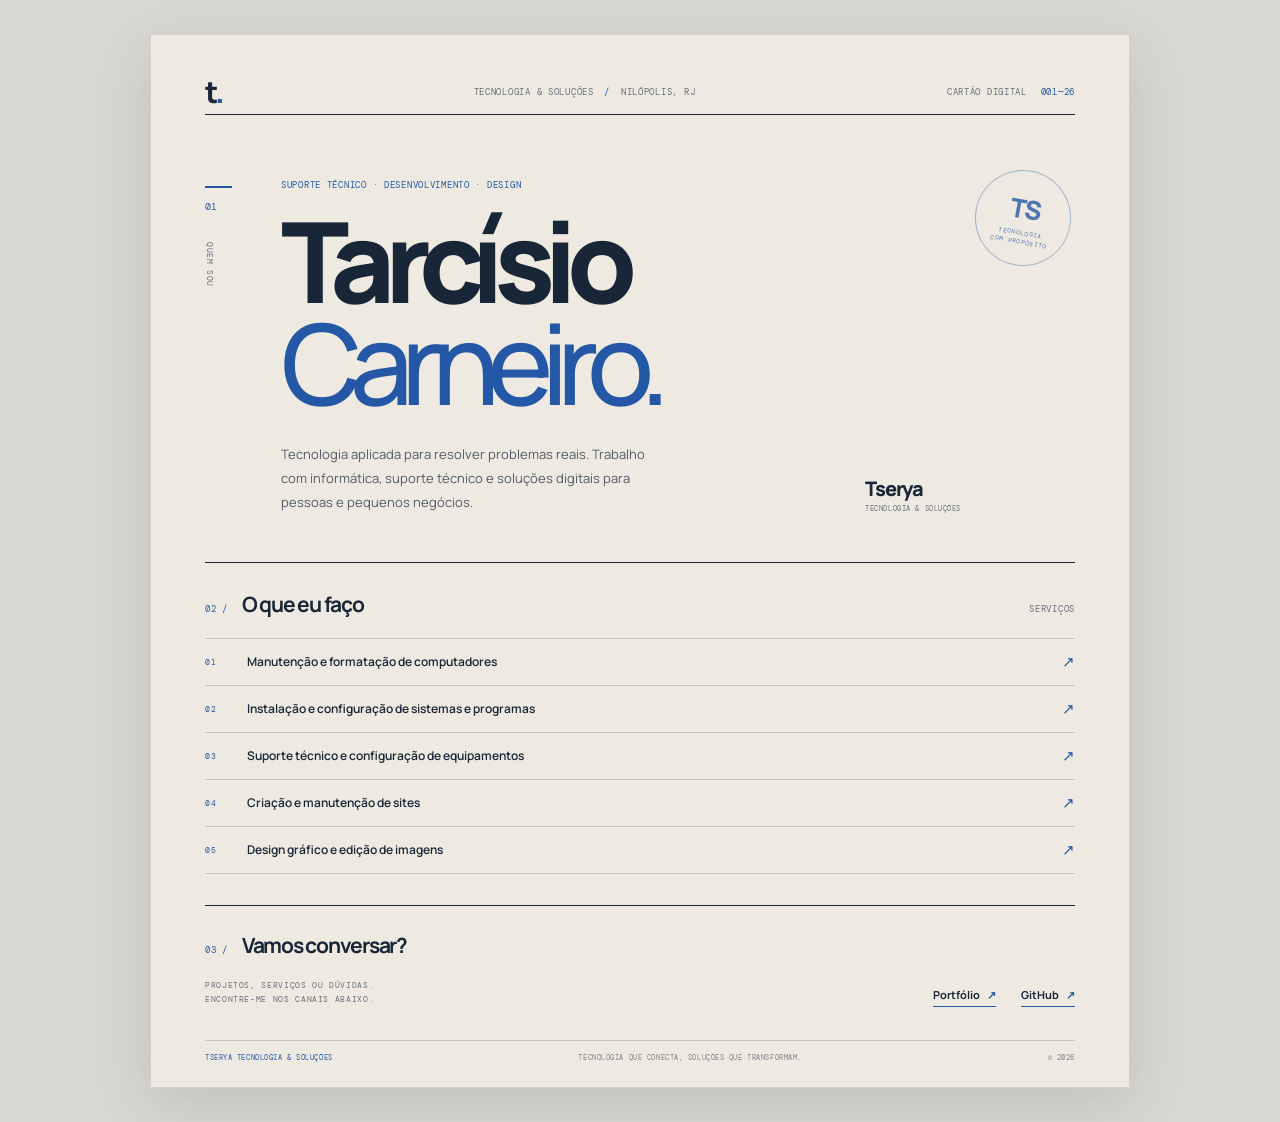
<file: 01-cartao-visitas/index.html>
<!DOCTYPE html>
<html lang="pt-BR">
<head>
  <meta charset="UTF-8">
  <meta name="viewport" content="width=device-width, initial-scale=1.0">
  <meta name="description" content="Tserya Tecnologia & Soluções — suporte técnico e soluções digitais.">
  <title>Tserya — Tecnologia & Soluções</title>
  <link rel="preconnect" href="https://fonts.googleapis.com">
  <link rel="preconnect" href="https://fonts.gstatic.com" crossorigin>
  <link href="https://fonts.googleapis.com/css2?family=DM+Mono:wght@400;500&family=Manrope:wght@400;500;600;700;800&display=swap" rel="stylesheet">
  <link rel="stylesheet" href="style.css">
</head>
<body>
  <main class="sheet">
    <div class="topline">
      <a class="wordmark" href="#" aria-label="Tserya início">t<span>.</span></a>
      <p class="topline-note">TECNOLOGIA & SOLUÇÕES <span> / </span> NILÓPOLIS, RJ</p>
      <p class="edition">CARTÃO DIGITAL <span>001—26</span></p>
    </div>

    <section class="hero" aria-labelledby="name">
      <div class="hero-index">
        <span class="index-rule"></span>
        <span>01</span>
        <span class="index-caption">QUEM SOU</span>
      </div>

      <div class="hero-content">
        <p class="kicker">SUPORTE TÉCNICO · DESENVOLVIMENTO · DESIGN</p>
        <h1 id="name">Tarcísio<br><em>Carneiro.</em></h1>
        <div class="intro-row">
          <p class="intro-copy">Tecnologia aplicada para resolver problemas reais. Trabalho com informática, suporte técnico e soluções digitais para pessoas e pequenos negócios.</p>
          <p class="brand-signature">Tserya<br><span>TECNOLOGIA & SOLUÇÕES</span></p>
        </div>
      </div>
      <div class="hero-stamp" aria-hidden="true">
        <span>TS</span>
        <small>TECNOLOGIA<br>COM PROPÓSITO</small>
      </div>
    </section>

    <section class="work" aria-labelledby="work-title">
      <div class="section-heading">
        <span class="section-number">02 /</span>
        <h2 id="work-title">O que eu faço</h2>
        <span class="heading-note">SERVIÇOS</span>
      </div>

      <div class="work-list">
        <div class="work-item"><span class="work-no">01</span><p>Manutenção e formatação de computadores</p><span class="work-arrow">↗</span></div>
        <div class="work-item"><span class="work-no">02</span><p>Instalação e configuração de sistemas e programas</p><span class="work-arrow">↗</span></div>
        <div class="work-item"><span class="work-no">03</span><p>Suporte técnico e configuração de equipamentos</p><span class="work-arrow">↗</span></div>
        <div class="work-item"><span class="work-no">04</span><p>Criação e manutenção de sites</p><span class="work-arrow">↗</span></div>
        <div class="work-item"><span class="work-no">05</span><p>Design gráfico e edição de imagens</p><span class="work-arrow">↗</span></div>
      </div>
    </section>

    <footer class="contact">
      <div class="contact-title">
        <span class="section-number">03 /</span>
        <h2>Vamos conversar?</h2>
      </div>
      <div class="contact-bottom">
        <p class="contact-note">PROJETOS, SERVIÇOS OU DÚVIDAS.<br>ENCONTRE-ME NOS CANAIS ABAIXO.</p>
        <nav class="links" aria-label="Links profissionais">
          <a href="https://tserya.vercel.app/" target="_blank" rel="noopener noreferrer">Portfólio <span>↗</span></a>
          <a href="https://github.com/seryaa12" target="_blank" rel="noopener noreferrer">GitHub <span>↗</span></a>
          <!-- Inclua aqui Instagram, LinkedIn e WhatsApp após confirmar os endereços. -->
        </nav>
      </div>
      <div class="bottomline">
        <span>TSERYA TECNOLOGIA & SOLUÇÕES</span>
        <span>TECNOLOGIA QUE CONECTA, SOLUÇÕES QUE TRANSFORMAM.</span>
        <span>© 2026</span>
      </div>
    </footer>
  </main>
  <script src="script.js"></script>
</body>
</html>
</file>
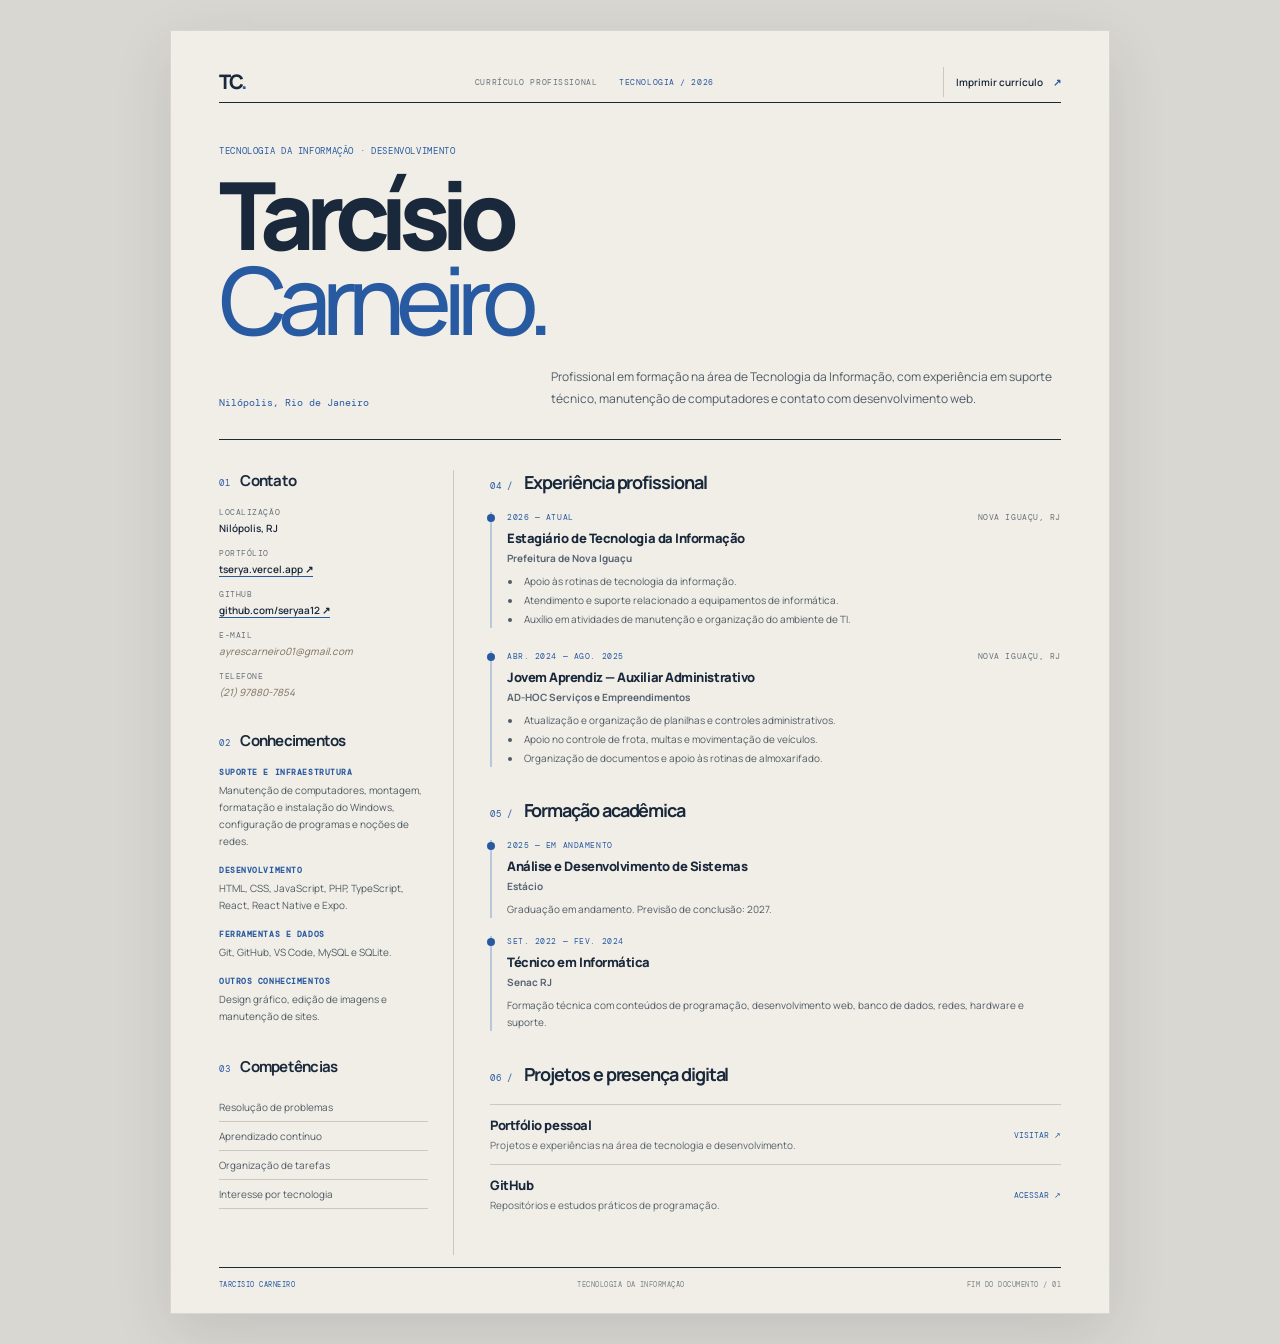
<file: 02-curriculo/index.html>
<!DOCTYPE html>
<html lang="pt-BR">
<head>
  <meta charset="UTF-8">
  <meta name="viewport" content="width=device-width, initial-scale=1.0">
  <meta name="description" content="Currículo profissional de Tarcísio Carneiro.">
  <title>Tarcísio Carneiro — Currículo</title>
  <link rel="preconnect" href="https://fonts.googleapis.com">
  <link rel="preconnect" href="https://fonts.gstatic.com" crossorigin>
  <link href="https://fonts.googleapis.com/css2?family=DM+Mono:wght@400;500&family=Manrope:wght@400;500;600;700;800&display=swap" rel="stylesheet">
  <link rel="stylesheet" href="style.css">
</head>
<body>
  <main class="resume">
    <header class="masthead">
      <a class="monogram" href="#" aria-label="Início">TC<span>.</span></a>
      <div class="document-label">
        <span>CURRÍCULO PROFISSIONAL</span>
        <span>TECNOLOGIA / 2026</span>
      </div>
      <button class="print-button" id="printResume" type="button">Imprimir currículo <span>↗</span></button>
    </header>

    <section class="identity">
      <p class="overline">TECNOLOGIA DA INFORMAÇÃO · DESENVOLVIMENTO</p>
      <h1>Tarcísio<br><em>Carneiro.</em></h1>
      <div class="identity-bottom">
        <p class="location">Nilópolis, Rio de Janeiro</p>
        <p class="statement">Profissional em formação na área de Tecnologia da Informação, com experiência em suporte técnico, manutenção de computadores e contato com desenvolvimento web.</p>
      </div>
    </section>

    <div class="resume-grid">
      <aside class="sidebar">
        <section class="side-section">
          <h2><span>01</span> Contato</h2>
          <dl class="contact-list">
            <div><dt>Localização</dt><dd>Nilópolis, RJ</dd></div>
            <div><dt>Portfólio</dt><dd><a href="https://tserya.vercel.app/" target="_blank" rel="noopener noreferrer">tserya.vercel.app ↗</a></dd></div>
            <div><dt>GitHub</dt><dd><a href="https://github.com/seryaa12" target="_blank" rel="noopener noreferrer">github.com/seryaa12 ↗</a></dd></div>
            <div><dt>E-mail</dt><dd class="to-confirm">ayrescarneiro01@gmail.com</dd></div>
            <div><dt>Telefone</dt><dd class="to-confirm">(21) 97880-7854</dd></div>
          </dl>
        </section>

        <section class="side-section">
          <h2><span>02</span> Conhecimentos</h2>
          <div class="skill-group">
            <h3>Suporte e infraestrutura</h3>
            <p>Manutenção de computadores, montagem, formatação e instalação do Windows, configuração de programas e noções de redes.</p>
          </div>
          <div class="skill-group">
            <h3>Desenvolvimento</h3>
            <p>HTML, CSS, JavaScript, PHP, TypeScript, React, React Native e Expo.</p>
          </div>
          <div class="skill-group">
            <h3>Ferramentas e dados</h3>
            <p>Git, GitHub, VS Code, MySQL e SQLite.</p>
          </div>
          <div class="skill-group">
            <h3>Outros conhecimentos</h3>
            <p>Design gráfico, edição de imagens e manutenção de sites.</p>
          </div>
        </section>

        <section class="side-section">
          <h2><span>03</span> Competências</h2>
          <ul class="plain-list">
            <li>Resolução de problemas</li>
            <li>Aprendizado contínuo</li>
            <li>Organização de tarefas</li>
            <li>Interesse por tecnologia</li>
          </ul>
        </section>
      </aside>

      <div class="main-column">
        <section class="main-section">
          <div class="section-title">
            <span class="section-index">04 /</span>
            <h2>Experiência profissional</h2>
          </div>

          <article class="entry">
            <div class="entry-meta">
              <span>2026 — ATUAL</span>
              <span>NOVA IGUAÇU, RJ</span>
            </div>
            <h3>Estagiário de Tecnologia da Informação</h3>
            <p class="organization">Prefeitura de Nova Iguaçu</p>
            <ul>
              <li>Apoio às rotinas de tecnologia da informação.</li>
              <li>Atendimento e suporte relacionado a equipamentos de informática.</li>
              <li>Auxílio em atividades de manutenção e organização do ambiente de TI.</li>
            </ul>
          </article>

          <article class="entry">
            <div class="entry-meta">
              <span>ABR. 2024 — AGO. 2025</span>
              <span>NOVA IGUAÇU, RJ</span>
            </div>
            <h3>Jovem Aprendiz — Auxiliar Administrativo</h3>
            <p class="organization">AD-HOC Serviços e Empreendimentos</p>
            <ul>
              <li>Atualização e organização de planilhas e controles administrativos.</li>
              <li>Apoio no controle de frota, multas e movimentação de veículos.</li>
              <li>Organização de documentos e apoio às rotinas de almoxarifado.</li>
            </ul>
          </article>
        </section>

        <section class="main-section">
          <div class="section-title">
            <span class="section-index">05 /</span>
            <h2>Formação acadêmica</h2>
          </div>

          <article class="entry compact">
            <div class="entry-meta">
              <span>2025 — EM ANDAMENTO</span>
            </div>
            <h3>Análise e Desenvolvimento de Sistemas</h3>
            <p class="organization">Estácio</p>
            <p class="entry-description">Graduação em andamento. Previsão de conclusão: 2027.</p>
          </article>

          <article class="entry compact">
            <div class="entry-meta">
              <span>SET. 2022 — FEV. 2024</span>
            </div>
            <h3>Técnico em Informática</h3>
            <p class="organization">Senac RJ</p>
            <p class="entry-description">Formação técnica com conteúdos de programação, desenvolvimento web, banco de dados, redes, hardware e suporte.</p>
          </article>
        </section>

        <section class="main-section projects-section">
          <div class="section-title">
            <span class="section-index">06 /</span>
            <h2>Projetos e presença digital</h2>
          </div>
          <article class="project-entry">
            <div>
              <h3>Portfólio pessoal</h3>
              <p>Projetos e experiências na área de tecnologia e desenvolvimento.</p>
            </div>
            <a href="https://tserya.vercel.app/" target="_blank" rel="noopener noreferrer">VISITAR ↗</a>
          </article>
          <article class="project-entry">
            <div>
              <h3>GitHub</h3>
              <p>Repositórios e estudos práticos de programação.</p>
            </div>
            <a href="https://github.com/seryaa12" target="_blank" rel="noopener noreferrer">ACESSAR ↗</a>
          </article>
        </section>
      </div>
    </div>

    <footer class="resume-footer">
      <span>TARCÍSIO CARNEIRO</span>
      <span>TECNOLOGIA DA INFORMAÇÃO</span>
      <span>FIM DO DOCUMENTO / 01</span>
    </footer>
  </main>
  <script src="script.js"></script>
</body>
</html>
</file>
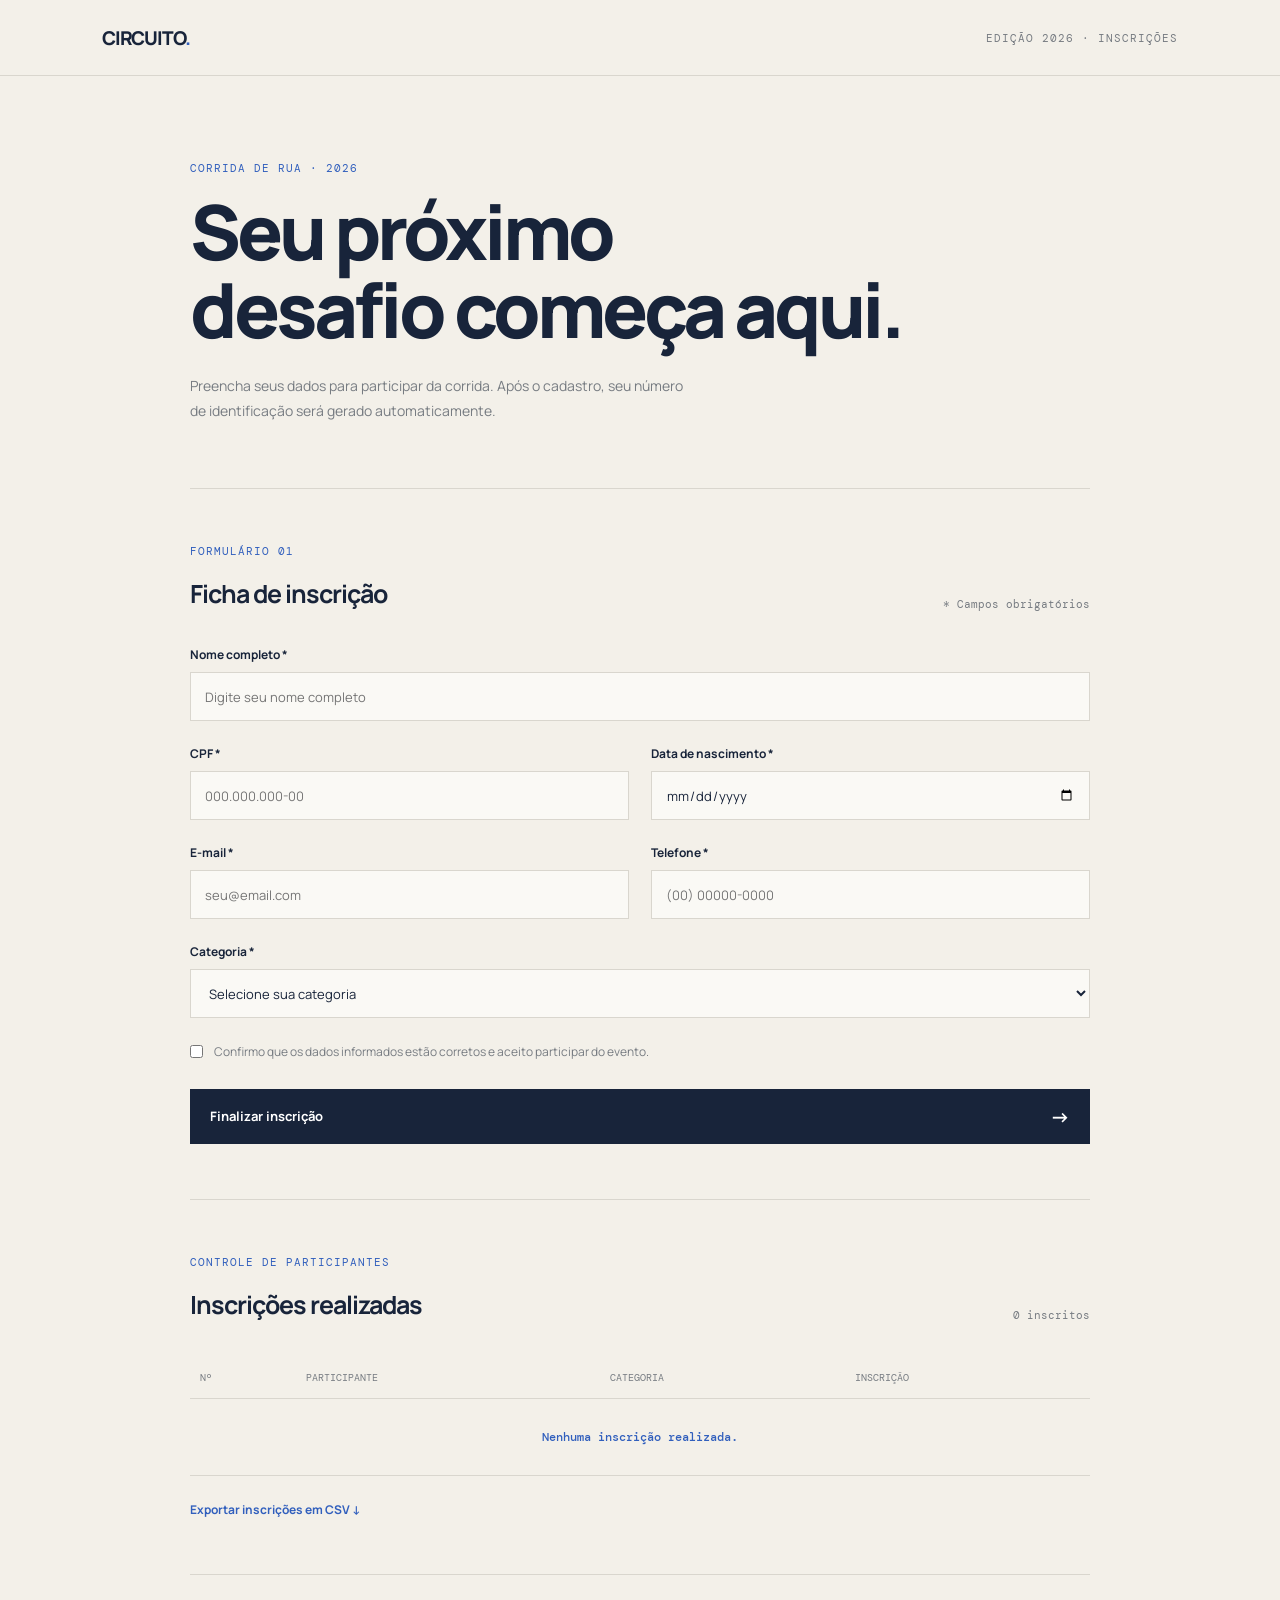
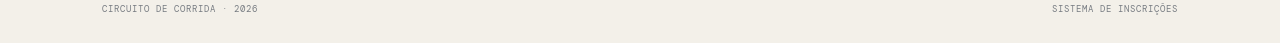
<file: 03-formulario/index.html>
<!DOCTYPE html>
<html lang="pt-BR">
<head>
    <meta charset="UTF-8">
    <meta name="viewport" content="width=device-width, initial-scale=1.0">
    <title>Inscrição | Circuito de Corrida</title>
    <link rel="stylesheet" href="style.css">
</head>
<body>

    <header class="topbar">
        <a href="#" class="brand">CIRCUITO<span>.</span></a>
        <span class="edition">EDIÇÃO 2026 · INSCRIÇÕES</span>
    </header>

    <main class="container">

        <section class="intro">
            <p class="eyebrow">CORRIDA DE RUA · 2026</p>
            <h1>Seu próximo<br>desafio começa aqui.</h1>
            <p class="description">
                Preencha seus dados para participar da corrida.
                Após o cadastro, seu número de identificação será gerado automaticamente.
            </p>
        </section>

        <section class="registration">
            <div class="section-heading">
                <div>
                    <p class="eyebrow">FORMULÁRIO 01</p>
                    <h2>Ficha de inscrição</h2>
                </div>
                <span class="required-note">* Campos obrigatórios</span>
            </div>

            <form id="registrationForm">

                <div class="field">
                    <label for="name">Nome completo *</label>
                    <input type="text" id="name" placeholder="Digite seu nome completo" required>
                </div>

                <div class="field-grid">
                    <div class="field">
                        <label for="cpf">CPF *</label>
                        <input type="text" id="cpf" placeholder="000.000.000-00" maxlength="14" required>
                    </div>

                    <div class="field">
                        <label for="birth">Data de nascimento *</label>
                        <input type="date" id="birth" required>
                    </div>
                </div>

                <div class="field-grid">
                    <div class="field">
                        <label for="email">E-mail *</label>
                        <input type="email" id="email" placeholder="seu@email.com" required>
                    </div>

                    <div class="field">
                        <label for="phone">Telefone *</label>
                        <input type="tel" id="phone" placeholder="(00) 00000-0000" required>
                    </div>
                </div>

                <div class="field">
                    <label for="category">Categoria *</label>
                    <select id="category" required>
                        <option value="">Selecione sua categoria</option>
                        <option value="5 KM">5 KM</option>
                        <option value="10 KM">10 KM</option>
                        <option value="21 KM">21 KM</option>
                    </select>
                </div>

                <label class="consent">
                    <input type="checkbox" id="consent" required>
                    <span>Confirmo que os dados informados estão corretos e aceito participar do evento.</span>
                </label>

                <button type="submit" class="submit-button">
                    Finalizar inscrição <span>→</span>
                </button>

            </form>

            <div id="confirmation" class="confirmation hidden"></div>
        </section>

        <section class="participants">
            <div class="section-heading">
                <div>
                    <p class="eyebrow">CONTROLE DE PARTICIPANTES</p>
                    <h2>Inscrições realizadas</h2>
                </div>
                <span id="participantCount" class="count">0 inscritos</span>
            </div>

            <div class="table-wrapper">
                <table>
                    <thead>
                        <tr>
                            <th>Nº</th>
                            <th>Participante</th>
                            <th>Categoria</th>
                            <th>Inscrição</th>
                        </tr>
                    </thead>
                    <tbody id="participantsList">
                        <tr>
                            <td colspan="4" class="empty">Nenhuma inscrição realizada.</td>
                        </tr>
                    </tbody>
                </table>
            </div>

            <button type="button" id="exportButton" class="export-button">
                Exportar inscrições em CSV ↓
            </button>
        </section>

    </main>

    <footer>
        <span>CIRCUITO DE CORRIDA · 2026</span>
        <span>SISTEMA DE INSCRIÇÕES</span>
    </footer>

    <script src="script.js"></script>
</body>
</html>
</file>
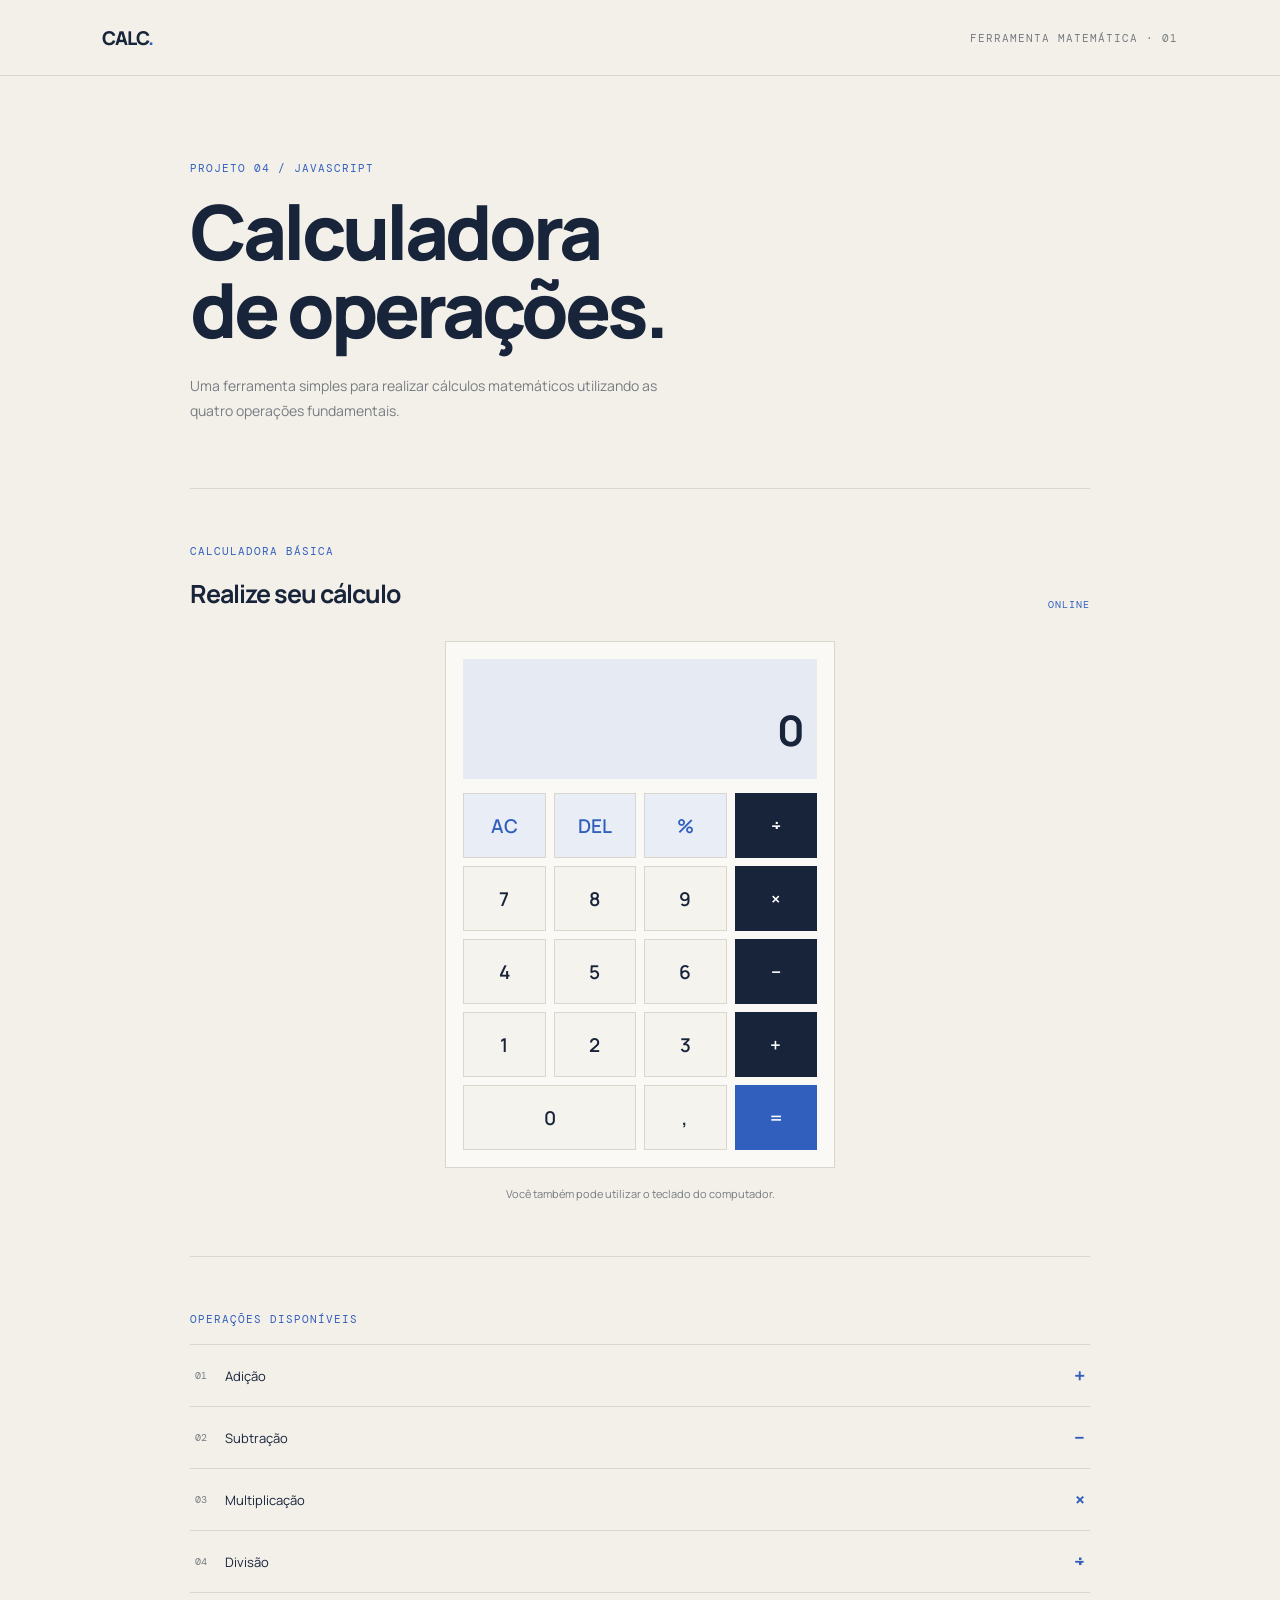
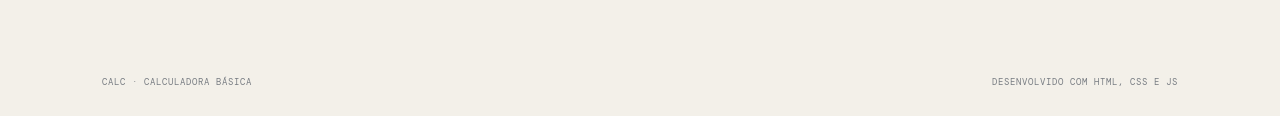
<file: 04-calculadora1.0/index.html>
<!DOCTYPE html>
<html lang="pt-BR">
<head>
    <meta charset="UTF-8">
    <meta name="viewport" content="width=device-width, initial-scale=1.0">
    <title>Calculadora</title>
    <link rel="stylesheet" href="style.css">
</head>
<body>

    <header class="topbar">
        <a href="#" class="brand">CALC<span>.</span></a>
        <span class="edition">FERRAMENTA MATEMÁTICA · 01</span>
    </header>

    <main class="container">

        <section class="intro">
            <p class="eyebrow">PROJETO 04 / JAVASCRIPT</p>
            <h1>Calculadora<br>de operações.</h1>
            <p class="description">
                Uma ferramenta simples para realizar cálculos matemáticos
                utilizando as quatro operações fundamentais.
            </p>
        </section>

        <section class="calculator-section">

            <div class="section-heading">
                <div>
                    <p class="eyebrow">CALCULADORA BÁSICA</p>
                    <h2>Realize seu cálculo</h2>
                </div>
                <span class="status">ONLINE</span>
            </div>

            <div class="calculator">

                <div class="display">
                    <div id="previous" class="previous"></div>
                    <div id="current" class="current">0</div>
                </div>

                <div class="keys">
                    <button class="key utility" data-action="clear">AC</button>
                    <button class="key utility" data-action="delete">DEL</button>
                    <button class="key utility" data-action="percent">%</button>
                    <button class="key operator" data-operation="divide">÷</button>

                    <button class="key" data-number="7">7</button>
                    <button class="key" data-number="8">8</button>
                    <button class="key" data-number="9">9</button>
                    <button class="key operator" data-operation="multiply">×</button>

                    <button class="key" data-number="4">4</button>
                    <button class="key" data-number="5">5</button>
                    <button class="key" data-number="6">6</button>
                    <button class="key operator" data-operation="subtract">−</button>

                    <button class="key" data-number="1">1</button>
                    <button class="key" data-number="2">2</button>
                    <button class="key" data-number="3">3</button>
                    <button class="key operator" data-operation="add">+</button>

                    <button class="key zero" data-number="0">0</button>
                    <button class="key" data-action="decimal">,</button>
                    <button class="key equals" data-action="calculate">=</button>
                </div>

            </div>

            <p class="hint">
                Você também pode utilizar o teclado do computador.
            </p>

        </section>

        <section class="operations">
            <p class="eyebrow">OPERAÇÕES DISPONÍVEIS</p>

            <div class="operation-list">
                <div><span>01</span> Adição <strong>+</strong></div>
                <div><span>02</span> Subtração <strong>−</strong></div>
                <div><span>03</span> Multiplicação <strong>×</strong></div>
                <div><span>04</span> Divisão <strong>÷</strong></div>
            </div>
        </section>

    </main>

    <footer>
        <span>CALC · CALCULADORA BÁSICA</span>
        <span>DESENVOLVIDO COM HTML, CSS E JS</span>
    </footer>

    <script src="script.js"></script>
</body>
</html>
</file>
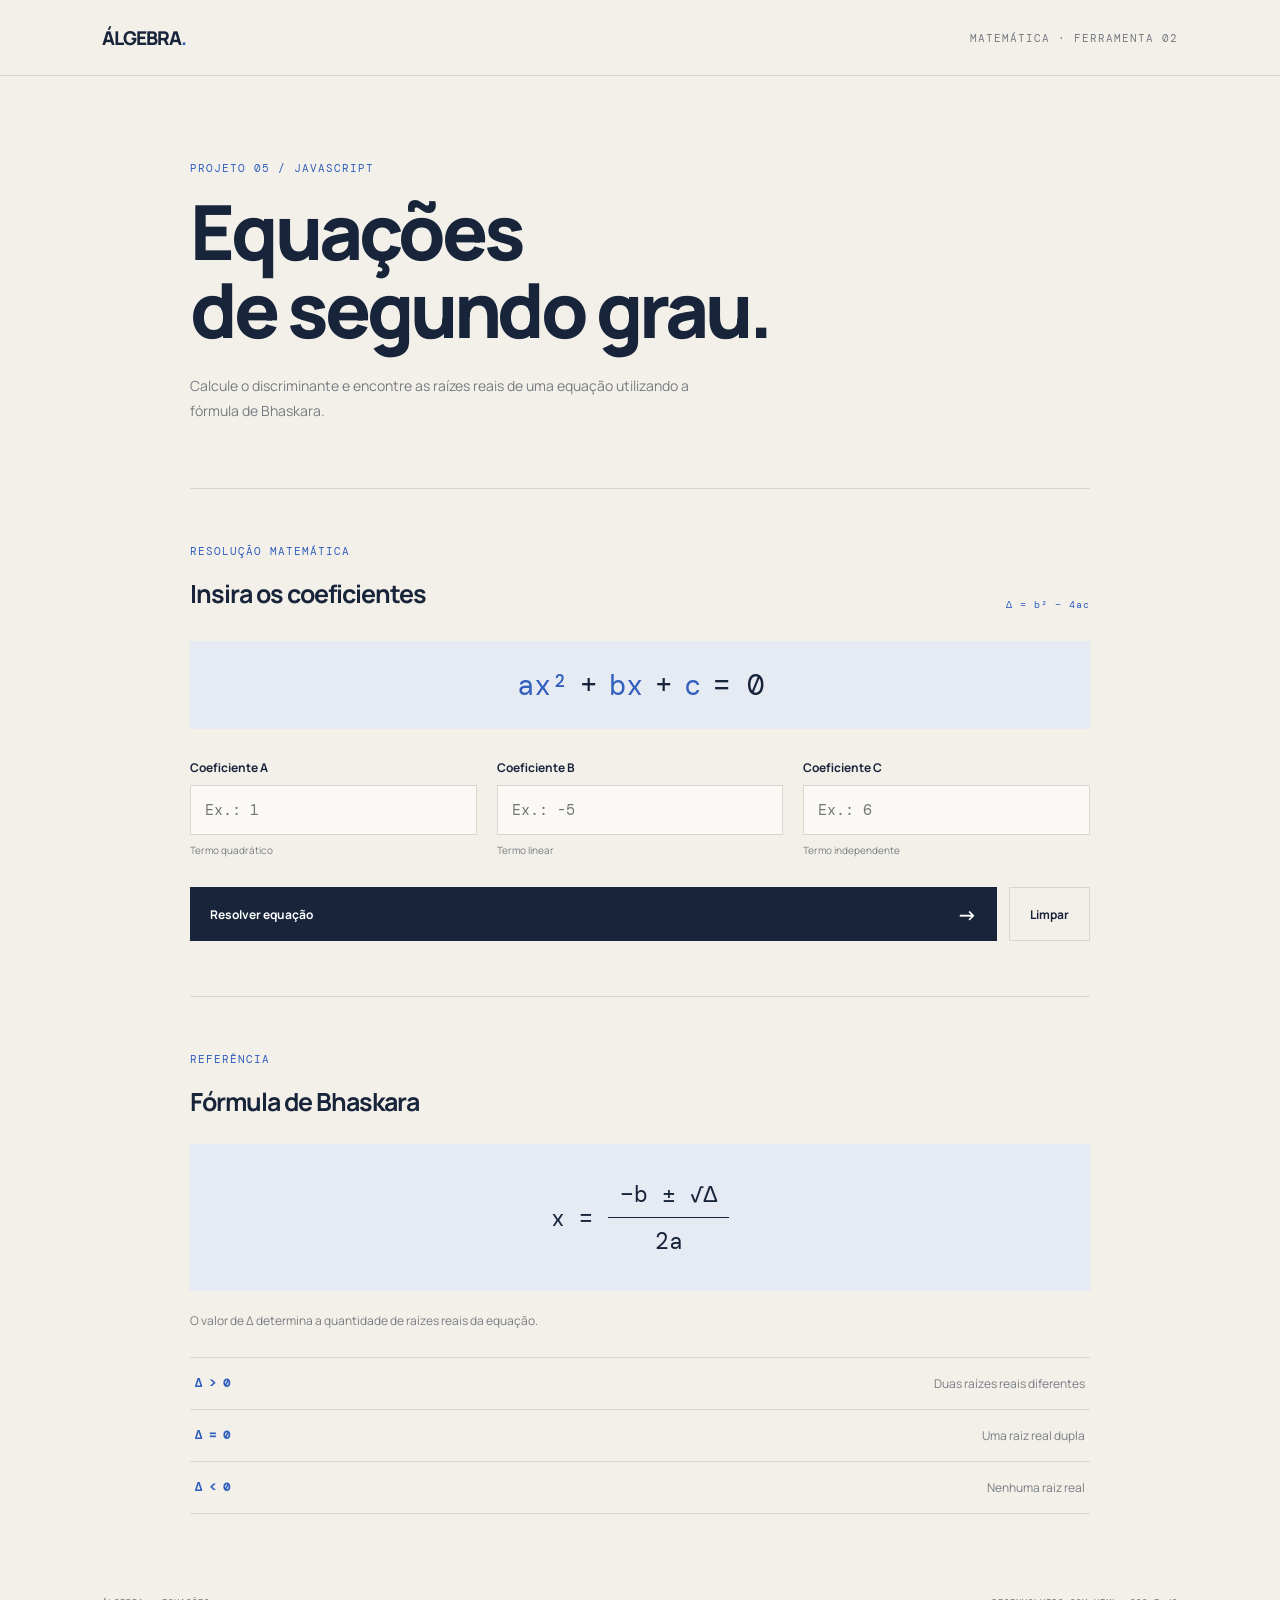
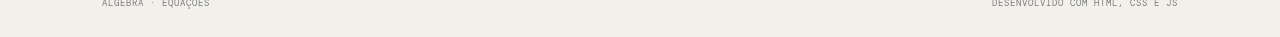
<file: 05-calculadora2.0/index.html>
<!DOCTYPE html>
<html lang="pt-BR">
<head>
    <meta charset="UTF-8">
    <meta name="viewport" content="width=device-width, initial-scale=1.0">
    <title>Equação do Segundo Grau</title>
    <link rel="stylesheet" href="style.css">
</head>
<body>

    <header class="topbar">
        <a href="#" class="brand">ÁLGEBRA<span>.</span></a>
        <span class="edition">MATEMÁTICA · FERRAMENTA 02</span>
    </header>

    <main class="container">

        <section class="intro">
            <p class="eyebrow">PROJETO 05 / JAVASCRIPT</p>
            <h1>Equações<br>de segundo grau.</h1>
            <p class="description">
                Calcule o discriminante e encontre as raízes reais
                de uma equação utilizando a fórmula de Bhaskara.
            </p>
        </section>

        <section class="solver">

            <div class="section-heading">
                <div>
                    <p class="eyebrow">RESOLUÇÃO MATEMÁTICA</p>
                    <h2>Insira os coeficientes</h2>
                </div>
                <span class="status">Δ = b² − 4ac</span>
            </div>

            <div class="equation">
                <span>ax²</span>
                <span>+</span>
                <span>bx</span>
                <span>+</span>
                <span>c</span>
                <span>= 0</span>
            </div>

            <form id="equationForm">

                <div class="coefficient-grid">

                    <div class="field">
                        <label for="coefficientA">Coeficiente A</label>
                        <input
                            type="number"
                            id="coefficientA"
                            step="any"
                            placeholder="Ex.: 1"
                            required
                        >
                        <small>Termo quadrático</small>
                    </div>

                    <div class="field">
                        <label for="coefficientB">Coeficiente B</label>
                        <input
                            type="number"
                            id="coefficientB"
                            step="any"
                            placeholder="Ex.: -5"
                            required
                        >
                        <small>Termo linear</small>
                    </div>

                    <div class="field">
                        <label for="coefficientC">Coeficiente C</label>
                        <input
                            type="number"
                            id="coefficientC"
                            step="any"
                            placeholder="Ex.: 6"
                            required
                        >
                        <small>Termo independente</small>
                    </div>

                </div>

                <div class="actions">
                    <button type="submit" class="solve-button">
                        Resolver equação <span>→</span>
                    </button>

                    <button type="reset" class="clear-button">
                        Limpar
                    </button>
                </div>

            </form>

            <div id="result" class="result hidden" aria-live="polite">

                <div class="result-heading">
                    <p class="eyebrow">RESULTADO DO CÁLCULO</p>
                    <span id="rootStatus" class="root-status"></span>
                </div>

                <div class="delta-area">
                    <span class="result-label">Discriminante (Δ)</span>
                    <strong id="deltaValue">—</strong>
                </div>

                <div class="roots">
                    <div class="root-item">
                        <span class="result-label">Primeira raiz (x₁)</span>
                        <strong id="root1">—</strong>
                    </div>

                    <div class="root-item">
                        <span class="result-label">Segunda raiz (x₂)</span>
                        <strong id="root2">—</strong>
                    </div>
                </div>

                <div class="explanation">
                    <span class="result-label">Análise matemática</span>
                    <p id="explanationText"></p>
                </div>

            </div>

        </section>

        <section class="formula-section">

            <p class="eyebrow">REFERÊNCIA</p>
            <h2>Fórmula de Bhaskara</h2>

            <div class="formula">
                <span>x =</span>
                <span class="fraction">
                    <span>−b ± √Δ</span>
                    <span>2a</span>
                </span>
            </div>

            <p class="formula-note">
                O valor de Δ determina a quantidade de raízes reais
                da equação.
            </p>

            <div class="delta-reference">
                <div>
                    <strong>Δ &gt; 0</strong>
                    <span>Duas raízes reais diferentes</span>
                </div>

                <div>
                    <strong>Δ = 0</strong>
                    <span>Uma raiz real dupla</span>
                </div>

                <div>
                    <strong>Δ &lt; 0</strong>
                    <span>Nenhuma raiz real</span>
                </div>
            </div>

        </section>

    </main>

    <footer>
        <span>ÁLGEBRA · EQUAÇÕES</span>
        <span>DESENVOLVIDO COM HTML, CSS E JS</span>
    </footer>

    <script src="script.js"></script>
</body>
</html>
</file>
<file: 01-cartao-visitas/style.css>
/* Tserya — cartão digital
   Estilo editorial: papel, tinta azul e detalhes em azul vivo. */

:root {
  --paper: #eeeae1;
  --paper-light: #f7f4ed;
  --ink: #182638;
  --muted: #68717b;
  --blue: #2458a6;
  --line: #c9c5bc;
  --mono: "DM Mono", monospace;
  --sans: "Manrope", sans-serif;
}

* {
  box-sizing: border-box;
}

html {
  scroll-behavior: smooth;
}

body {
  margin: 0;
  padding: 34px 22px;
  background: #d9d7d1;
  color: var(--ink);
  font-family: var(--sans);
}

.sheet {
  width: min(100%, 980px);
  margin: 0 auto;
  padding: 34px 54px 25px;
  background: var(--paper);
  border: 1px solid rgba(24, 38, 56, .12);
  box-shadow: 0 18px 55px rgba(31, 39, 48, .12);
}

.topline {
  min-height: 46px;
  display: flex;
  align-items: center;
  justify-content: space-between;
  border-bottom: 1px solid var(--ink);
}

.wordmark {
  color: var(--ink);
  font-size: 30px;
  line-height: 1;
  font-weight: 800;
  letter-spacing: -3px;
  text-decoration: none;
}

.wordmark span {
  color: var(--blue);
}

.topline-note,
.edition,
.kicker,
.index-caption,
.heading-note,
.section-number,
.work-no,
.contact-note,
.bottomline {
  font-family: var(--mono);
  font-size: 9px;
  letter-spacing: .08em;
}

.topline-note {
  margin: 0;
  color: var(--muted);
}

.topline-note span {
  color: var(--blue);
  padding: 0 5px;
}

.edition {
  margin: 0;
  color: var(--muted);
}

.edition span {
  color: var(--blue);
  margin-left: 8px;
}

.hero {
  min-height: 385px;
  position: relative;
  display: grid;
  grid-template-columns: 76px 1fr;
  padding: 64px 0 48px;
  border-bottom: 1px solid var(--ink);
}

.hero-index {
  display: flex;
  flex-direction: column;
  align-items: flex-start;
  gap: 9px;
  color: var(--blue);
  font-family: var(--mono);
  font-size: 10px;
}

.index-rule {
  width: 27px;
  height: 2px;
  margin: 7px 0 3px;
  background: var(--blue);
}

.index-caption {
  writing-mode: vertical-rl;
  margin-top: 20px;
  color: var(--muted);
  font-size: 8px;
}

.hero-content {
  position: relative;
  z-index: 1;
}

.kicker {
  margin: 0 0 19px;
  color: var(--blue);
  font-size: 9px;
}

.hero h1 {
  margin: 0;
  font-size: clamp(64px, 10vw, 112px);
  line-height: .91;
  letter-spacing: -.095em;
  font-weight: 800;
}

.hero h1 em {
  color: var(--blue);
  font-style: normal;
  font-weight: 500;
  letter-spacing: -.105em;
}

.intro-row {
  display: flex;
  align-items: flex-end;
  justify-content: space-between;
  gap: 30px;
  max-width: 690px;
  margin-top: 28px;
}

.intro-copy {
  max-width: 390px;
  margin: 0;
  color: #505b68;
  font-size: 13px;
  line-height: 1.85;
}

.brand-signature {
  flex: 0 0 auto;
  margin: 0 10px 2px 0;
  color: var(--ink);
  font-size: 20px;
  line-height: 1.05;
  font-weight: 800;
  letter-spacing: -.06em;
}

.brand-signature span {
  display: block;
  margin-top: 6px;
  color: var(--muted);
  font-family: var(--mono);
  font-size: 7px;
  font-weight: 400;
  letter-spacing: .08em;
}

.hero-stamp {
  position: absolute;
  right: 4px;
  top: 55px;
  width: 96px;
  height: 96px;
  display: flex;
  flex-direction: column;
  align-items: center;
  justify-content: center;
  border: 1px solid rgba(36, 88, 166, .48);
  border-radius: 50%;
  color: var(--blue);
  transform: rotate(10deg);
  opacity: .8;
}

.hero-stamp span {
  font-size: 26px;
  font-weight: 800;
  letter-spacing: -.1em;
}

.hero-stamp small {
  margin-top: 3px;
  font-family: var(--mono);
  font-size: 6px;
  line-height: 1.4;
  text-align: center;
  letter-spacing: .07em;
}

.work {
  padding: 27px 0 31px;
  border-bottom: 1px solid var(--ink);
}

.section-heading,
.contact-title {
  display: flex;
  align-items: baseline;
  gap: 14px;
}

.section-number {
  color: var(--blue);
}

.section-heading h2,
.contact-title h2 {
  margin: 0;
  font-size: 21px;
  font-weight: 700;
  letter-spacing: -.06em;
}

.heading-note {
  margin-left: auto;
  color: var(--muted);
}

.work-list {
  margin-top: 20px;
  border-top: 1px solid var(--line);
}

.work-item {
  min-height: 47px;
  display: grid;
  grid-template-columns: 42px 1fr 22px;
  align-items: center;
  border-bottom: 1px solid var(--line);
  transition: padding .2s ease, color .2s ease;
}

.work-item:hover {
  padding-left: 7px;
  color: var(--blue);
}

.work-no {
  color: var(--blue);
  font-size: 8px;
}

.work-item p {
  margin: 0;
  font-size: 12px;
  font-weight: 600;
}

.work-arrow {
  color: var(--blue);
  font-size: 15px;
  text-align: right;
}

.contact {
  padding-top: 25px;
}

.contact-bottom {
  display: flex;
  align-items: flex-end;
  justify-content: space-between;
  gap: 24px;
  margin-top: 19px;
}

.contact-note {
  margin: 0;
  color: var(--muted);
  line-height: 1.8;
  font-size: 8px;
}

.links {
  display: flex;
  gap: 25px;
}

.links a {
  padding-bottom: 4px;
  border-bottom: 1px solid var(--blue);
  color: var(--ink);
  font-size: 11px;
  font-weight: 700;
  text-decoration: none;
  transition: color .2s ease;
}

.links a span {
  margin-left: 5px;
  color: var(--blue);
}

.links a:hover {
  color: var(--blue);
}

.bottomline {
  display: flex;
  justify-content: space-between;
  gap: 15px;
  margin-top: 33px;
  padding-top: 12px;
  border-top: 1px solid var(--line);
  color: #7d8389;
  font-size: 7px;
}

.bottomline span:first-child {
  color: var(--blue);
}

@media (max-width: 700px) {
  body {
    padding: 12px;
  }

  .sheet {
    padding: 24px 22px 20px;
  }

  .topline-note {
    display: none;
  }

  .hero {
    min-height: auto;
    grid-template-columns: 38px 1fr;
    padding: 48px 0 35px;
  }

  .hero h1 {
    font-size: clamp(57px, 13vw, 86px);
  }

  .hero-stamp {
    width: 68px;
    height: 68px;
    right: 0;
    top: 35px;
    opacity: .45;
  }

  .hero-stamp span {
    font-size: 19px;
  }

  .hero-stamp small {
    font-size: 5px;
  }

  .intro-row {
    align-items: flex-start;
    flex-direction: column;
    gap: 17px;
    margin-top: 22px;
  }

  .intro-copy {
    max-width: 100%;
  }

  .brand-signature {
    margin-left: 0;
  }

  .contact-bottom {
    align-items: flex-start;
    flex-direction: column;
  }

  .bottomline {
    flex-wrap: wrap;
  }
}

@media (max-width: 390px) {
  .edition {
    font-size: 7px;
  }

  .hero {
    grid-template-columns: 28px 1fr;
  }

  .hero h1 {
    font-size: 53px;
  }

  .kicker {
    max-width: 205px;
    line-height: 1.7;
  }

  .work-item p {
    font-size: 11px;
  }

  .links {
    gap: 18px;
  }
}

@media print {
  body {
    padding: 0;
    background: white;
  }

  .sheet {
    width: 100%;
    box-shadow: none;
    border: 0;
  }
}
</file>
<file: 02-curriculo/style.css>
/* Currículo — composição editorial e impressão em A4 */
:root {
  --paper: #f1eee7;
  --white-paper: #f8f6f0;
  --ink: #19283a;
  --blue: #285aa2;
  --muted: #69737d;
  --line: #cbc8c0;
  --mono: "DM Mono", monospace;
  --sans: "Manrope", sans-serif;
}

* { box-sizing: border-box; }

body {
  margin: 0;
  padding: 30px 18px;
  background: #d9d7d1;
  color: var(--ink);
  font-family: var(--sans);
}

.resume {
  width: min(100%, 940px);
  margin: 0 auto;
  padding: 30px 48px 24px;
  background: var(--paper);
  border: 1px solid rgba(25, 40, 58, .12);
  box-shadow: 0 18px 55px rgba(31, 39, 48, .12);
}

.masthead {
  min-height: 42px;
  display: flex;
  align-items: center;
  justify-content: space-between;
  border-bottom: 1px solid var(--ink);
}

.monogram {
  color: var(--ink);
  font-size: 20px;
  font-weight: 800;
  letter-spacing: -.09em;
  text-decoration: none;
}

.monogram span { color: var(--blue); }

.document-label {
  display: flex;
  gap: 22px;
  color: var(--muted);
  font: 8px var(--mono);
  letter-spacing: .08em;
}

.document-label span:last-child { color: var(--blue); }

.print-button {
  padding: 8px 0 8px 12px;
  border: 0;
  border-left: 1px solid var(--line);
  color: var(--ink);
  background: transparent;
  font: 600 10px var(--sans);
  cursor: pointer;
}

.print-button span { color: var(--blue); margin-left: 8px; }
.print-button:hover { color: var(--blue); }

.identity {
  padding: 42px 0 30px;
  border-bottom: 1px solid var(--ink);
}

.overline, .section-index, .entry-meta, .side-section h2 span,
.document-label, .contact-list dt, .skill-group h3, .resume-footer {
  font-family: var(--mono);
  letter-spacing: .07em;
}

.overline {
  margin: 0 0 15px;
  color: var(--blue);
  font-size: 9px;
}

.identity h1 {
  margin: 0;
  font-size: clamp(62px, 9vw, 94px);
  line-height: .9;
  letter-spacing: -.095em;
  font-weight: 800;
}

.identity h1 em {
  color: var(--blue);
  font-style: normal;
  font-weight: 500;
}

.identity-bottom {
  display: flex;
  align-items: flex-end;
  justify-content: space-between;
  gap: 30px;
  margin-top: 25px;
}

.location {
  flex: 0 0 180px;
  margin: 0;
  color: var(--blue);
  font: 10px var(--mono);
}

.statement {
  max-width: 510px;
  margin: 0;
  color: #4f5b67;
  font-size: 12px;
  line-height: 1.8;
}

.resume-grid {
  display: grid;
  grid-template-columns: 235px minmax(0, 1fr);
  gap: 36px;
  padding-top: 30px;
}

.sidebar {
  padding-right: 25px;
  border-right: 1px solid var(--line);
}

.side-section { margin-bottom: 31px; }

.side-section h2 {
  display: flex;
  align-items: baseline;
  gap: 10px;
  margin: 0 0 16px;
  font-size: 15px;
  letter-spacing: -.05em;
}

.side-section h2 span, .section-index {
  color: var(--blue);
  font-size: 9px;
  font-weight: 400;
}

.contact-list { margin: 0; }

.contact-list div { margin-bottom: 13px; }

.contact-list dt {
  margin-bottom: 4px;
  color: var(--muted);
  font-size: 8px;
  text-transform: uppercase;
}

.contact-list dd {
  margin: 0;
  overflow-wrap: anywhere;
  font-size: 10px;
  font-weight: 600;
}

.contact-list a {
  color: var(--ink);
  text-decoration-color: var(--blue);
  text-underline-offset: 3px;
}

.contact-list a:hover { color: var(--blue); }
.to-confirm { color: #8b8171 !important; font-weight: 500 !important; font-style: italic; }

.skill-group { margin: 0 0 15px; }

.skill-group h3 {
  margin: 0 0 5px;
  color: var(--blue);
  font-size: 8px;
  text-transform: uppercase;
}

.skill-group p {
  margin: 0;
  color: #505b66;
  font-size: 10px;
  line-height: 1.7;
}

.plain-list {
  margin: 0;
  padding: 0;
  list-style: none;
}

.plain-list li {
  padding: 7px 0;
  border-bottom: 1px solid var(--line);
  color: #505b66;
  font-size: 10px;
}

.main-column { min-width: 0; }

.main-section { margin-bottom: 31px; }

.section-title {
  display: flex;
  align-items: baseline;
  gap: 11px;
  margin-bottom: 18px;
}

.section-title h2 {
  margin: 0;
  font-size: 18px;
  letter-spacing: -.06em;
}

.entry {
  position: relative;
  margin: 0 0 23px;
  padding-left: 15px;
  border-left: 2px solid #b8c7dc;
}

.entry::before {
  content: "";
  position: absolute;
  top: 2px;
  left: -5px;
  width: 8px;
  height: 8px;
  background: var(--blue);
  border-radius: 50%;
}

.entry-meta {
  display: flex;
  justify-content: space-between;
  gap: 10px;
  margin-bottom: 7px;
  color: var(--muted);
  font-size: 8px;
}

.entry-meta span:first-child { color: var(--blue); }

.entry h3, .project-entry h3 {
  margin: 0;
  font-size: 13px;
  font-weight: 800;
  letter-spacing: -.035em;
}

.organization {
  margin: 4px 0 8px;
  color: #586574;
  font-size: 10px;
  font-weight: 700;
}

.entry ul {
  margin: 0;
  padding-left: 15px;
  color: #505b66;
  font-size: 10px;
  line-height: 1.7;
}

.entry li { padding-left: 2px; margin-bottom: 2px; }
.entry.compact { margin-bottom: 18px; }
.entry-description {
  margin: 0;
  color: #505b66;
  font-size: 10px;
  line-height: 1.7;
}

.project-entry {
  display: flex;
  justify-content: space-between;
  align-items: center;
  gap: 15px;
  padding: 11px 0;
  border-top: 1px solid var(--line);
}

.project-entry p {
  margin: 4px 0 0;
  color: #59636d;
  font-size: 10px;
  line-height: 1.5;
}

.project-entry a {
  flex: 0 0 auto;
  color: var(--blue);
  font: 8px var(--mono);
  text-decoration: none;
}

.project-entry a:hover { text-decoration: underline; text-underline-offset: 3px; }

.resume-footer {
  display: flex;
  justify-content: space-between;
  gap: 12px;
  margin-top: 12px;
  padding-top: 12px;
  border-top: 1px solid var(--ink);
  color: #7d8389;
  font-size: 7px;
}

.resume-footer span:first-child { color: var(--blue); }

@media (max-width: 700px) {
  body { padding: 10px; }
  .resume { padding: 22px 20px; }
  .document-label { flex-direction: column; gap: 3px; font-size: 7px; }
  .print-button { font-size: 9px; }
  .identity { padding: 34px 0 25px; }
  .identity h1 { font-size: clamp(58px, 14vw, 82px); }
  .identity-bottom { align-items: flex-start; flex-direction: column; gap: 12px; }
  .location { flex-basis: auto; }
  .resume-grid { grid-template-columns: 1fr; gap: 10px; }
  .sidebar { display: grid; grid-template-columns: repeat(2, minmax(0, 1fr)); gap: 5px 20px; padding: 0; border: 0; }
  .side-section { margin-bottom: 22px; }
  .main-column { padding-top: 8px; border-top: 1px solid var(--ink); }
}

@media (max-width: 430px) {
  .sidebar { grid-template-columns: 1fr; }
  .entry-meta { flex-direction: column; gap: 3px; }
  .resume-footer { flex-wrap: wrap; }
}

@page { size: A4; margin: 12mm; }

@media print {
  body { padding: 0; background: white; }
  .resume { width: 100%; padding: 0; border: 0; box-shadow: none; }
  .print-button { display: none; }
  .entry, .side-section, .main-section { break-inside: avoid; }
  a { color: var(--ink) !important; }
  * { print-color-adjust: exact; -webkit-print-color-adjust: exact; }
}
</file>
<file: 03-formulario/style.css>
@import url('https://fonts.googleapis.com/css2?family=DM+Mono:wght@400;500&family=Manrope:wght@400;500;600;700;800&display=swap');

:root {
    --paper: #f3f0e9;
    --white: #faf9f5;
    --ink: #18243a;
    --muted: #777c82;
    --blue: #315fbd;
    --line: #d9d6ce;
}

* {
    margin: 0;
    padding: 0;
    box-sizing: border-box;
}

body {
    background: var(--paper);
    color: var(--ink);
    font-family: 'Manrope', sans-serif;
}

.topbar {
    height: 76px;
    padding: 0 8%;
    border-bottom: 1px solid var(--line);
    display: flex;
    align-items: center;
    justify-content: space-between;
}

.brand {
    color: var(--ink);
    text-decoration: none;
    font-size: 19px;
    font-weight: 800;
    letter-spacing: -1px;
}

.brand span {
    color: var(--blue);
}

.edition,
.eyebrow,
.required-note,
footer,
.count {
    font-family: 'DM Mono', monospace;
    font-size: 11px;
    letter-spacing: 1px;
}

.edition,
.required-note,
footer {
    color: var(--muted);
}

.container {
    width: min(100% - 40px, 900px);
    margin: auto;
}

.intro {
    padding: 85px 0 65px;
    border-bottom: 1px solid var(--line);
}

.eyebrow {
    color: var(--blue);
    margin-bottom: 18px;
}

.intro h1 {
    font-size: clamp(42px, 7vw, 76px);
    line-height: 1.02;
    letter-spacing: -4px;
    font-weight: 800;
}

.description {
    max-width: 510px;
    margin-top: 25px;
    color: var(--muted);
    line-height: 1.8;
    font-size: 14px;
}

.registration,
.participants {
    padding: 55px 0;
    border-bottom: 1px solid var(--line);
}

.section-heading {
    display: flex;
    justify-content: space-between;
    align-items: end;
    gap: 20px;
    margin-bottom: 35px;
}

.section-heading h2 {
    font-size: 25px;
    letter-spacing: -1px;
}

.required-note {
    letter-spacing: 0;
}

.field {
    margin-bottom: 24px;
}

.field-grid {
    display: grid;
    grid-template-columns: 1fr 1fr;
    gap: 22px;
}

.field label {
    display: block;
    margin-bottom: 9px;
    font-size: 12px;
    font-weight: 700;
}

.field input,
.field select {
    width: 100%;
    height: 49px;
    padding: 0 14px;
    border: 1px solid var(--line);
    background: var(--white);
    color: var(--ink);
    font: inherit;
    font-size: 13px;
    outline: none;
    border-radius: 0;
}

.field input:focus,
.field select:focus {
    border-color: var(--blue);
}

.consent {
    display: flex;
    align-items: flex-start;
    gap: 11px;
    margin: 12px 0 27px;
    color: var(--muted);
    font-size: 12px;
    line-height: 1.6;
}

.consent input {
    margin-top: 3px;
    accent-color: var(--blue);
}

.submit-button {
    width: 100%;
    height: 55px;
    padding: 0 20px;
    border: none;
    background: var(--ink);
    color: white;
    font-family: inherit;
    font-size: 13px;
    font-weight: 700;
    cursor: pointer;
    display: flex;
    justify-content: space-between;
    align-items: center;
    transition: background .2s;
}

.submit-button:hover {
    background: var(--blue);
}

.submit-button span {
    font-size: 20px;
}

.confirmation {
    margin-top: 25px;
    padding: 20px;
    border-left: 3px solid var(--blue);
    background: #e9e7df;
    line-height: 1.7;
    font-size: 13px;
}

.hidden {
    display: none;
}

.count {
    color: var(--muted);
    letter-spacing: 0;
}

.table-wrapper {
    overflow-x: auto;
}

table {
    width: 100%;
    border-collapse: collapse;
    text-align: left;
    font-size: 12px;
}

th {
    padding: 14px 10px;
    color: var(--muted);
    font-family: 'DM Mono', monospace;
    font-size: 10px;
    font-weight: 400;
    text-transform: uppercase;
    border-bottom: 1px solid var(--line);
}

td {
    padding: 17px 10px;
    border-bottom: 1px solid var(--line);
}

td:first-child {
    color: var(--blue);
    font-family: 'DM Mono', monospace;
    font-weight: 500;
}

.empty {
    text-align: center;
    color: var(--muted);
    padding: 30px;
}

.export-button {
    margin-top: 25px;
    border: none;
    background: transparent;
    color: var(--blue);
    font: inherit;
    font-size: 12px;
    font-weight: 700;
    cursor: pointer;
}

.export-button:hover {
    text-decoration: underline;
}

footer {
    padding: 28px 8%;
    display: flex;
    justify-content: space-between;
    gap: 15px;
    font-size: 9px;
}

@media (max-width: 600px) {
    .topbar {
        padding: 0 20px;
    }

    .edition {
        font-size: 9px;
    }

    .intro {
        padding: 65px 0 45px;
    }

    .intro h1 {
        letter-spacing: -2px;
    }

    .field-grid {
        grid-template-columns: 1fr;
        gap: 0;
    }

    .section-heading {
        align-items: flex-start;
        flex-direction: column;
    }

    footer {
        padding: 25px 20px;
    }
}
</file>
<file: 04-calculadora1.0/style.css>
@import url('https://fonts.googleapis.com/css2?family=DM+Mono:wght@400;500&family=Manrope:wght@400;500;600;700;800&display=swap');

:root {
    --paper: #f3f0e9;
    --white: #faf9f5;
    --ink: #18243a;
    --muted: #777c82;
    --blue: #315fbd;
    --line: #d9d6ce;
    --soft-blue: #e5eaf3;
}

* {
    margin: 0;
    padding: 0;
    box-sizing: border-box;
}

body {
    background: var(--paper);
    color: var(--ink);
    font-family: 'Manrope', sans-serif;
}

.topbar {
    height: 76px;
    padding: 0 8%;
    border-bottom: 1px solid var(--line);
    display: flex;
    align-items: center;
    justify-content: space-between;
}

.brand {
    color: var(--ink);
    text-decoration: none;
    font-size: 19px;
    font-weight: 800;
    letter-spacing: -1px;
}

.brand span {
    color: var(--blue);
}

.edition,
.eyebrow,
footer,
.status {
    font-family: 'DM Mono', monospace;
    font-size: 11px;
    letter-spacing: 1px;
}

.edition,
footer {
    color: var(--muted);
}

.container {
    width: min(100% - 40px, 900px);
    margin: auto;
}

.intro {
    padding: 85px 0 65px;
    border-bottom: 1px solid var(--line);
}

.eyebrow {
    color: var(--blue);
    margin-bottom: 18px;
}

.intro h1 {
    font-size: clamp(42px, 7vw, 76px);
    line-height: 1.02;
    letter-spacing: -4px;
    font-weight: 800;
}

.description {
    max-width: 510px;
    margin-top: 25px;
    color: var(--muted);
    line-height: 1.8;
    font-size: 14px;
}

.calculator-section {
    padding: 55px 0;
    border-bottom: 1px solid var(--line);
}

.section-heading {
    display: flex;
    justify-content: space-between;
    align-items: end;
    margin-bottom: 30px;
    gap: 15px;
}

.section-heading h2 {
    font-size: 25px;
    letter-spacing: -1px;
}

.status {
    color: var(--blue);
    font-size: 10px;
}

.calculator {
    width: min(100%, 390px);
    margin: 0 auto;
    padding: 17px;
    background: var(--white);
    border: 1px solid var(--line);
}

.display {
    min-height: 115px;
    padding: 20px 14px;
    margin-bottom: 14px;
    background: var(--soft-blue);
    display: flex;
    flex-direction: column;
    justify-content: flex-end;
    align-items: flex-end;
    overflow: hidden;
}

.previous {
    min-height: 22px;
    color: var(--muted);
    font-family: 'DM Mono', monospace;
    font-size: 13px;
}

.current {
    max-width: 100%;
    overflow-x: auto;
    color: var(--ink);
    font-size: clamp(30px, 8vw, 42px);
    font-weight: 700;
    letter-spacing: -2px;
    white-space: nowrap;
}

.keys {
    display: grid;
    grid-template-columns: repeat(4, 1fr);
    gap: 8px;
}

.key {
    min-height: 65px;
    border: 1px solid var(--line);
    background: #f5f3ed;
    color: var(--ink);
    font-family: 'Manrope', sans-serif;
    font-size: 19px;
    font-weight: 600;
    cursor: pointer;
    transition: background .15s, color .15s;
}

.key:hover {
    background: #e8e5dd;
}

.key:active {
    transform: scale(.97);
}

.key.utility {
    color: var(--blue);
    background: #e9edf5;
}

.key.operator {
    background: var(--ink);
    border-color: var(--ink);
    color: white;
}

.key.operator:hover {
    background: var(--blue);
}

.key.equals {
    background: var(--blue);
    border-color: var(--blue);
    color: white;
}

.key.equals:hover {
    background: #244b9b;
}

.key.zero {
    grid-column: span 2;
}

.hint {
    margin-top: 18px;
    text-align: center;
    color: var(--muted);
    font-size: 11px;
}

.operations {
    padding: 55px 0;
}

.operation-list {
    border-top: 1px solid var(--line);
}

.operation-list div {
    display: flex;
    align-items: center;
    gap: 18px;
    padding: 17px 5px;
    border-bottom: 1px solid var(--line);
    font-size: 13px;
}

.operation-list span {
    color: var(--muted);
    font-family: 'DM Mono', monospace;
    font-size: 10px;
}

.operation-list strong {
    margin-left: auto;
    color: var(--blue);
    font-size: 20px;
}

footer {
    padding: 28px 8%;
    display: flex;
    justify-content: space-between;
    gap: 15px;
    font-size: 9px;
}

@media (max-width: 600px) {
    .topbar {
        padding: 0 20px;
    }

    .edition {
        font-size: 9px;
    }

    .intro {
        padding: 65px 0 45px;
    }

    .intro h1 {
        letter-spacing: -2px;
    }

    .key {
        min-height: 58px;
    }

    footer {
        padding: 25px 20px;
        flex-direction: column;
    }
}
</file>
<file: 05-calculadora2.0/style.css>
@import url('https://fonts.googleapis.com/css2?family=DM+Mono:wght@400;500&family=Manrope:wght@400;500;600;700;800&display=swap');

:root {
    --paper: #f3f0e9;
    --white: #faf9f5;
    --ink: #18243a;
    --muted: #777c82;
    --blue: #315fbd;
    --line: #d9d6ce;
    --soft-blue: #e5eaf3;
}

* {
    margin: 0;
    padding: 0;
    box-sizing: border-box;
}

body {
    background: var(--paper);
    color: var(--ink);
    font-family: 'Manrope', sans-serif;
}

.topbar {
    height: 76px;
    padding: 0 8%;
    border-bottom: 1px solid var(--line);
    display: flex;
    align-items: center;
    justify-content: space-between;
}

.brand {
    color: var(--ink);
    text-decoration: none;
    font-size: 19px;
    font-weight: 800;
    letter-spacing: -1px;
}

.brand span {
    color: var(--blue);
}

.edition,
.eyebrow,
footer,
.status,
.result-label {
    font-family: 'DM Mono', monospace;
    font-size: 11px;
    letter-spacing: 1px;
}

.edition,
footer {
    color: var(--muted);
}

.container {
    width: min(100% - 40px, 900px);
    margin: auto;
}

.intro {
    padding: 85px 0 65px;
    border-bottom: 1px solid var(--line);
}

.eyebrow {
    color: var(--blue);
    margin-bottom: 18px;
}

.intro h1 {
    font-size: clamp(42px, 7vw, 76px);
    line-height: 1.02;
    letter-spacing: -4px;
    font-weight: 800;
}

.description {
    max-width: 510px;
    margin-top: 25px;
    color: var(--muted);
    line-height: 1.8;
    font-size: 14px;
}

.solver {
    padding: 55px 0;
    border-bottom: 1px solid var(--line);
}

.section-heading {
    display: flex;
    justify-content: space-between;
    align-items: end;
    gap: 15px;
    margin-bottom: 30px;
}

.section-heading h2,
.formula-section h2 {
    font-size: 25px;
    letter-spacing: -1px;
}

.status {
    color: var(--blue);
    font-size: 10px;
}

.equation {
    padding: 25px;
    margin-bottom: 30px;
    background: var(--soft-blue);
    display: flex;
    justify-content: center;
    align-items: center;
    gap: 12px;
    font-family: 'DM Mono', monospace;
    font-size: clamp(19px, 4vw, 29px);
}

.equation span:nth-child(odd) {
    color: var(--blue);
}

.coefficient-grid {
    display: grid;
    grid-template-columns: repeat(3, 1fr);
    gap: 20px;
}

.field label {
    display: block;
    margin-bottom: 9px;
    font-size: 12px;
    font-weight: 700;
}

.field input {
    width: 100%;
    height: 50px;
    padding: 0 14px;
    border: 1px solid var(--line);
    background: var(--white);
    color: var(--ink);
    font-family: 'DM Mono', monospace;
    font-size: 15px;
    outline: none;
    border-radius: 0;
}

.field input:focus {
    border-color: var(--blue);
}

.field small {
    display: block;
    margin-top: 8px;
    color: var(--muted);
    font-size: 10px;
}

.actions {
    display: flex;
    gap: 12px;
    margin-top: 30px;
}

.solve-button,
.clear-button {
    height: 54px;
    padding: 0 20px;
    font-family: inherit;
    font-size: 12px;
    font-weight: 700;
    cursor: pointer;
}

.solve-button {
    flex: 1;
    border: none;
    background: var(--ink);
    color: white;
    display: flex;
    justify-content: space-between;
    align-items: center;
    transition: background .2s;
}

.solve-button:hover {
    background: var(--blue);
}

.solve-button span {
    font-size: 20px;
}

.clear-button {
    border: 1px solid var(--line);
    background: transparent;
    color: var(--ink);
}

.clear-button:hover {
    background: #e8e5dd;
}

.result {
    margin-top: 35px;
    padding: 25px;
    border: 1px solid var(--line);
    background: var(--white);
}

.hidden {
    display: none;
}

.result-heading {
    display: flex;
    justify-content: space-between;
    align-items: center;
    gap: 10px;
    margin-bottom: 25px;
}

.result-heading .eyebrow {
    margin-bottom: 0;
}

.root-status {
    color: var(--blue);
    font-family: 'DM Mono', monospace;
    font-size: 10px;
}

.delta-area {
    padding: 20px;
    background: var(--soft-blue);
    display: flex;
    justify-content: space-between;
    align-items: center;
}

.result-label {
    color: var(--muted);
    font-size: 10px;
}

.delta-area strong {
    color: var(--blue);
    font-size: 25px;
}

.roots {
    display: grid;
    grid-template-columns: 1fr 1fr;
    gap: 15px;
    margin-top: 15px;
}

.root-item {
    padding: 20px;
    border: 1px solid var(--line);
}

.root-item strong {
    display: block;
    margin-top: 12px;
    font-size: 24px;
    letter-spacing: -1px;
    overflow-wrap: anywhere;
}

.explanation {
    margin-top: 20px;
    padding-top: 20px;
    border-top: 1px solid var(--line);
}

.explanation p {
    margin-top: 10px;
    color: var(--muted);
    font-size: 13px;
    line-height: 1.7;
}

.formula-section {
    padding: 55px 0;
}

.formula {
    display: flex;
    justify-content: center;
    align-items: center;
    gap: 15px;
    padding: 35px 15px;
    margin-top: 25px;
    background: var(--soft-blue);
    color: var(--ink);
    font-family: 'DM Mono', monospace;
    font-size: 23px;
}

.fraction {
    display: inline-flex;
    flex-direction: column;
    text-align: center;
}

.fraction span:first-child {
    padding: 0 12px 8px;
    border-bottom: 1px solid var(--ink);
}

.fraction span:last-child {
    padding-top: 8px;
}

.formula-note {
    margin: 20px 0 25px;
    color: var(--muted);
    font-size: 12px;
    line-height: 1.7;
}

.delta-reference {
    border-top: 1px solid var(--line);
}

.delta-reference div {
    display: flex;
    justify-content: space-between;
    gap: 15px;
    padding: 17px 5px;
    border-bottom: 1px solid var(--line);
    font-size: 12px;
}

.delta-reference strong {
    color: var(--blue);
    font-family: 'DM Mono', monospace;
}

.delta-reference span {
    color: var(--muted);
    text-align: right;
}

footer {
    padding: 28px 8%;
    display: flex;
    justify-content: space-between;
    gap: 15px;
    font-size: 9px;
}

@media (max-width: 600px) {
    .topbar {
        padding: 0 20px;
    }

    .edition {
        font-size: 9px;
    }

    .intro {
        padding: 65px 0 45px;
    }

    .intro h1 {
        letter-spacing: -2px;
    }

    .coefficient-grid {
        grid-template-columns: 1fr;
        gap: 20px;
    }

    .section-heading {
        align-items: flex-start;
        flex-direction: column;
    }

    .roots {
        grid-template-columns: 1fr;
    }

    .delta-reference div {
        flex-direction: column;
        gap: 7px;
    }

    .delta-reference span {
        text-align: left;
    }

    footer {
        padding: 25px 20px;
        flex-direction: column;
    }
}
</file>
